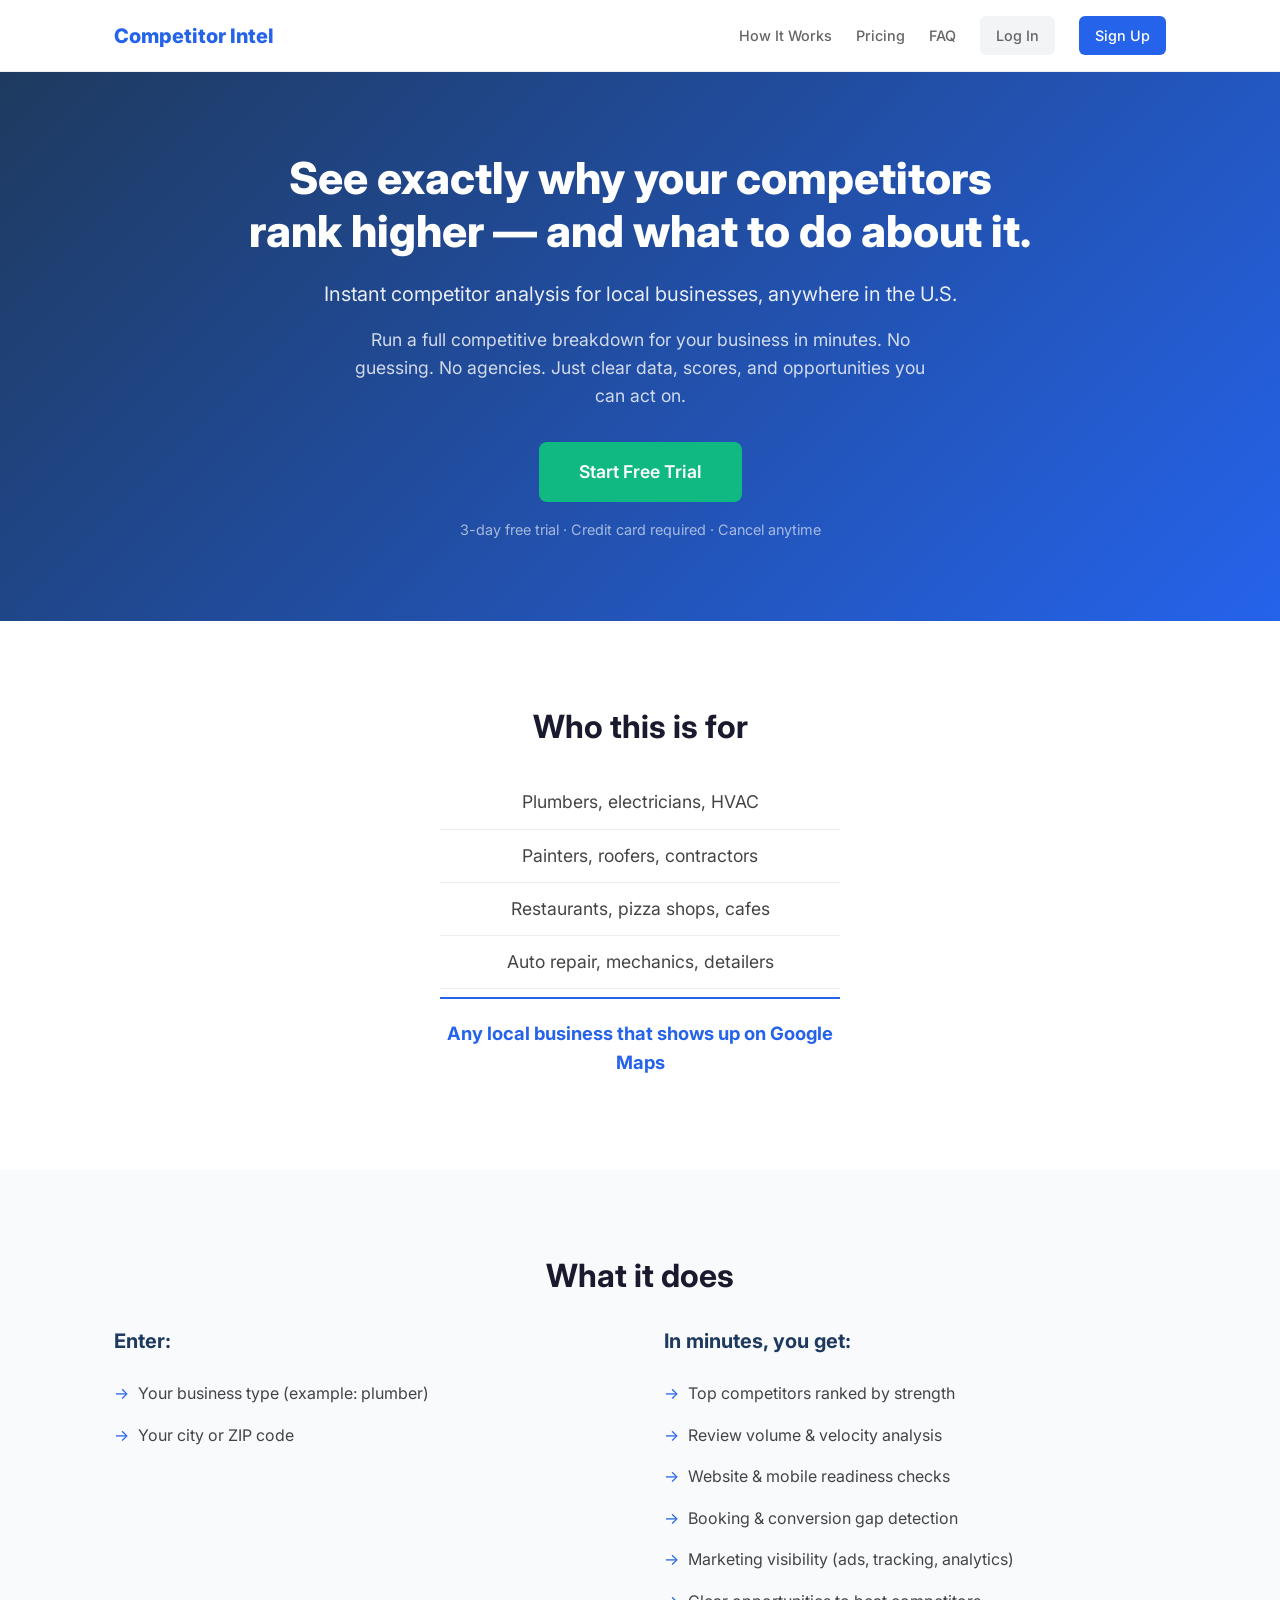
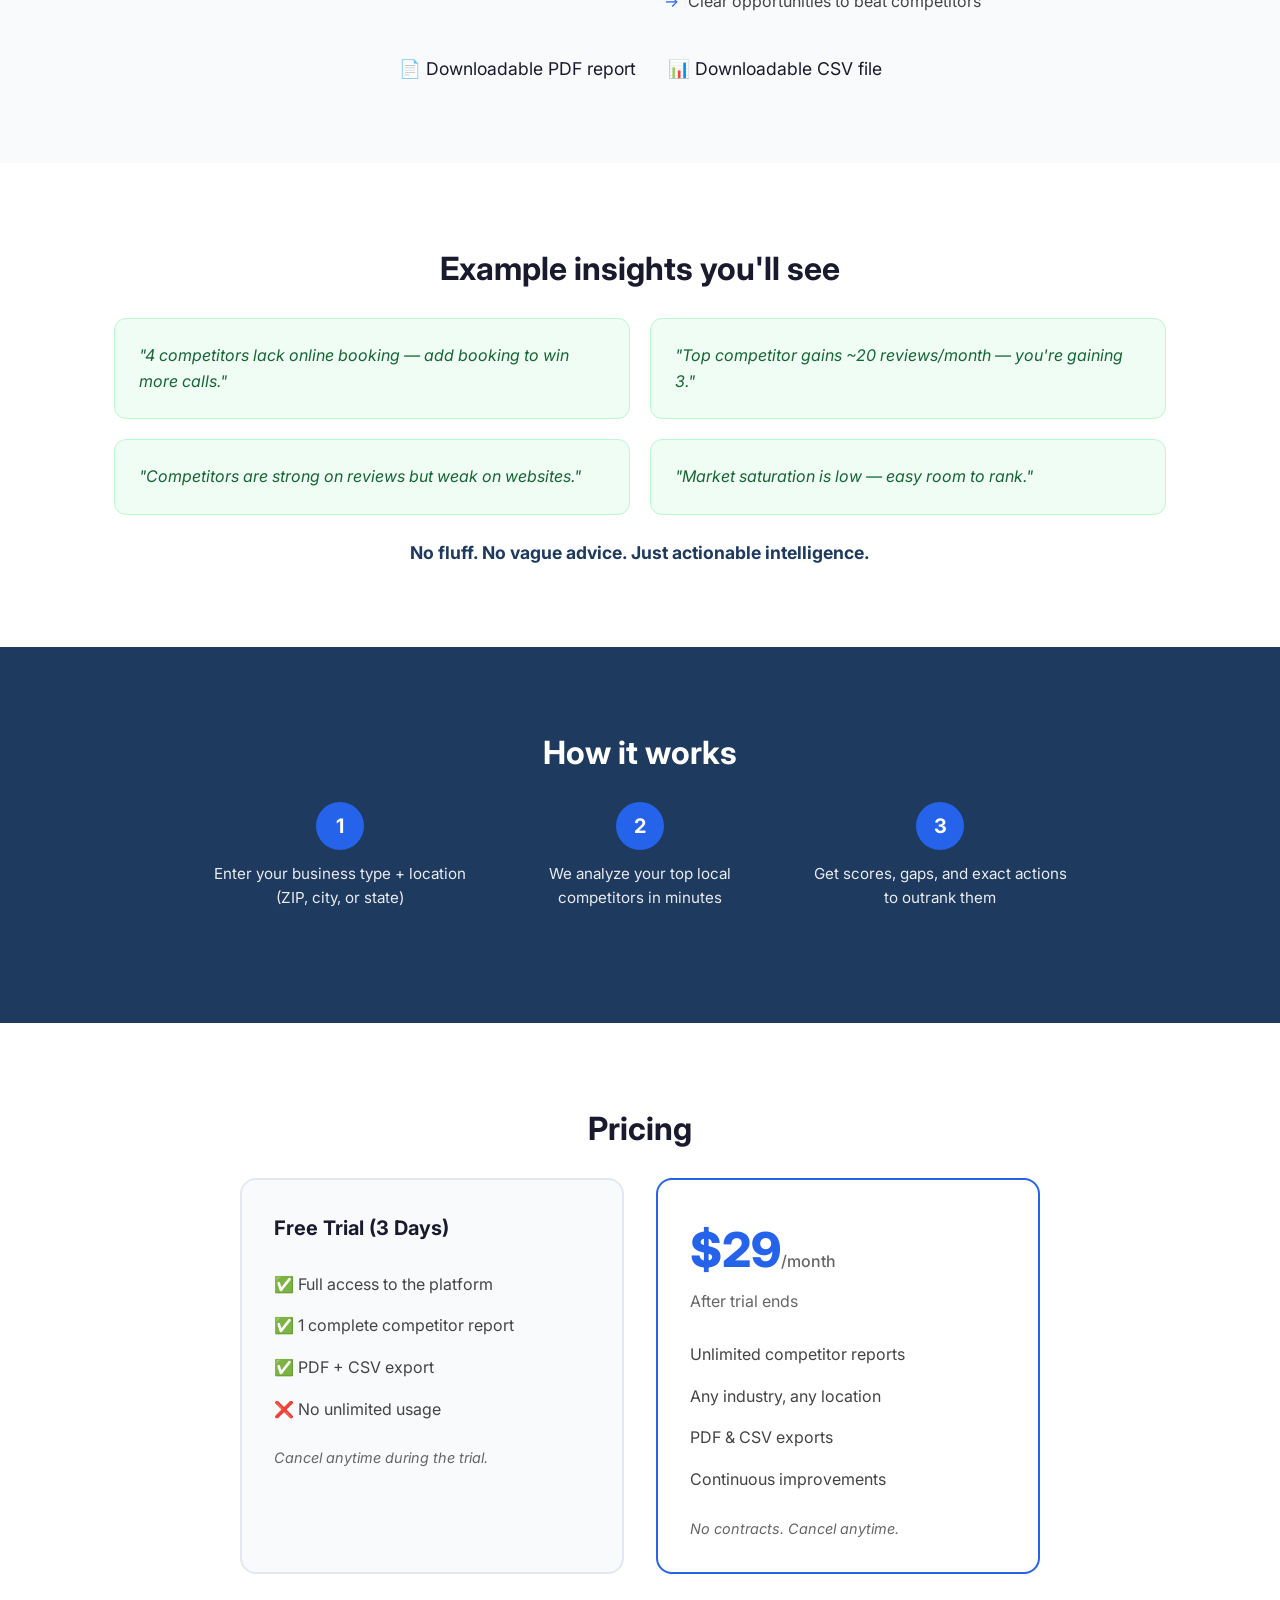
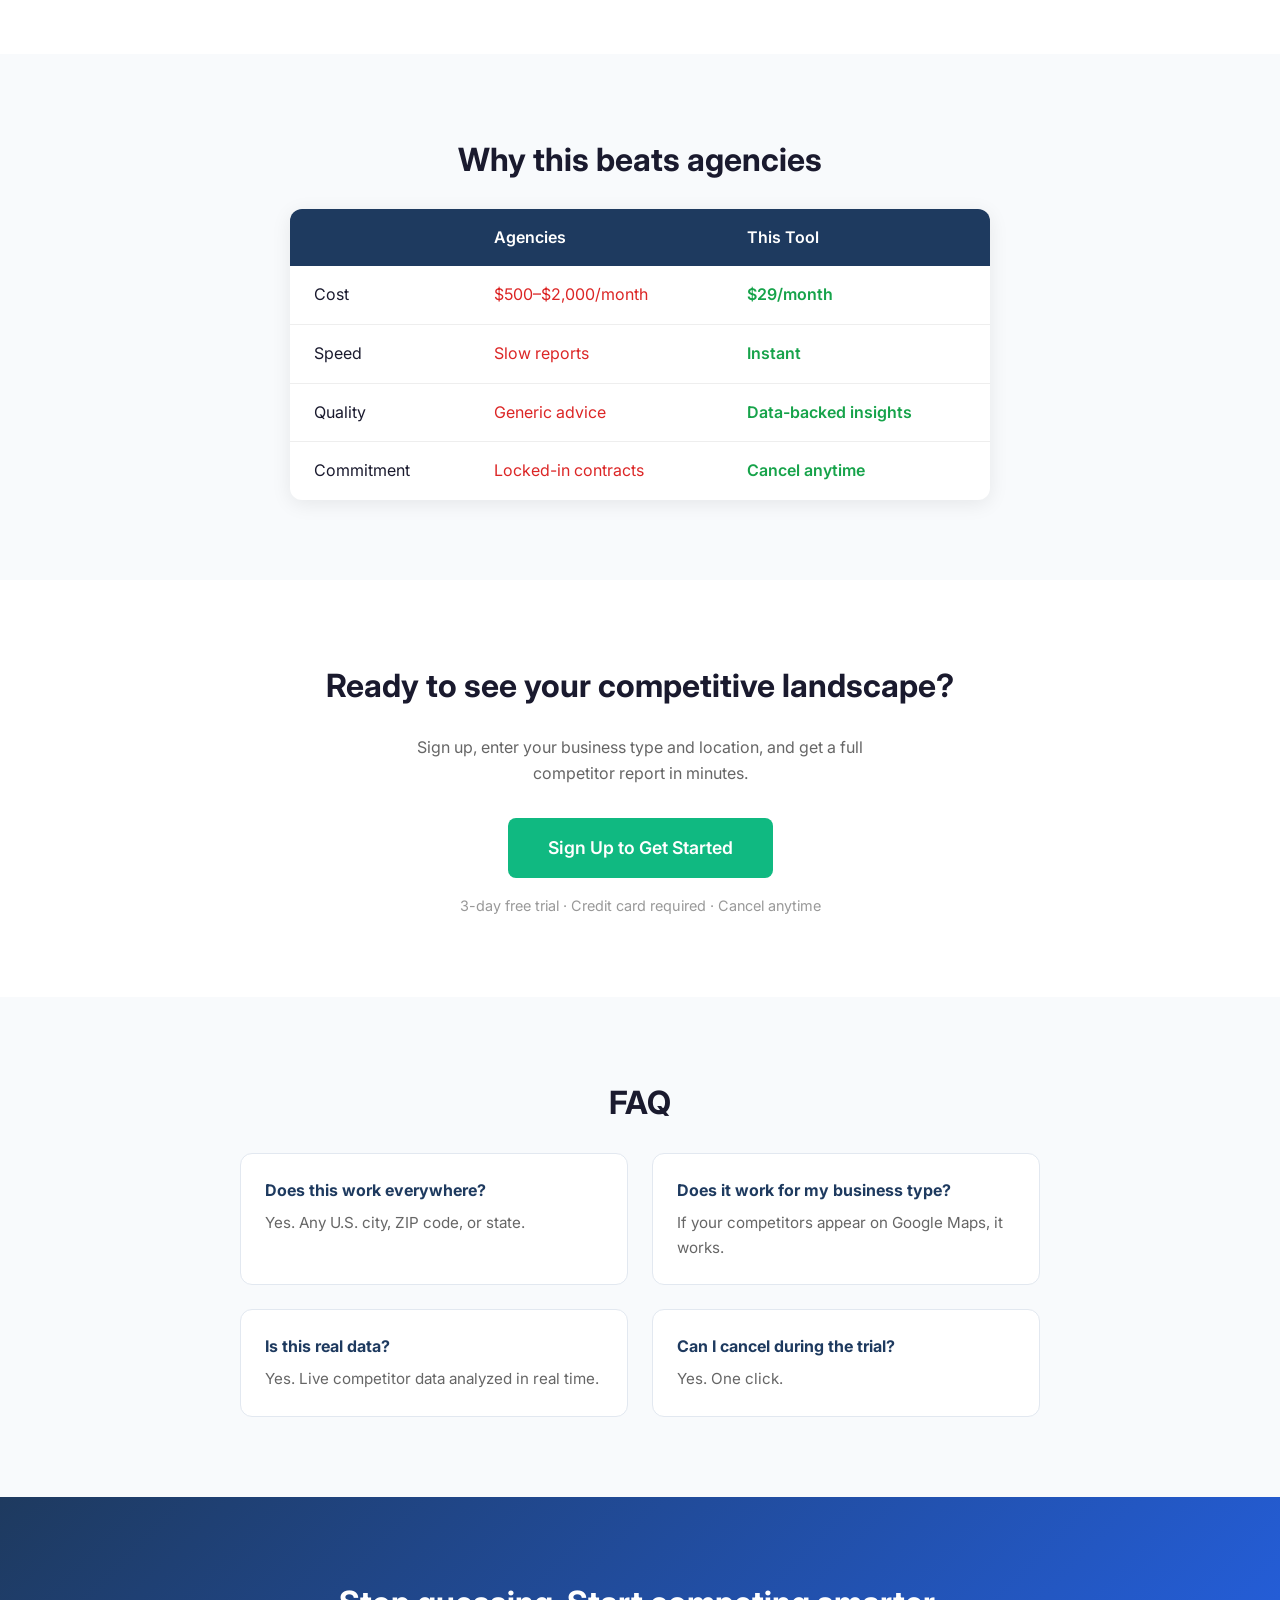
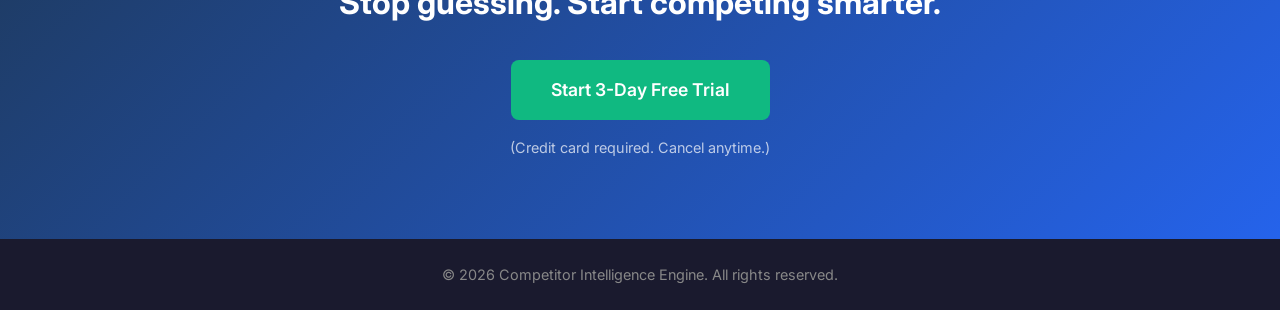
<file: static/index.html>
<!DOCTYPE html>
<html lang="en">
<head>
    <meta charset="UTF-8">
    <meta name="viewport" content="width=device-width, initial-scale=1.0">
    <title>Competitor Intelligence Engine</title>
    <link rel="stylesheet" href="/static/styles.css">
    <link rel="preconnect" href="https://fonts.googleapis.com">
    <link rel="preconnect" href="https://fonts.gstatic.com" crossorigin>
    <link href="https://fonts.googleapis.com/css2?family=Inter:wght@400;500;600;700;800&display=swap" rel="stylesheet">
</head>
<body>
    <header class="header">
        <div class="container">
            <div class="logo">Competitor Intel</div>
            <nav>
                <a href="#how-it-works">How It Works</a>
                <a href="#pricing">Pricing</a>
                <a href="#faq">FAQ</a>
                <a href="/login" class="nav-btn">Log In</a>
                <a href="/signup" class="nav-btn nav-btn-primary">Sign Up</a>
            </nav>
        </div>
    </header>

    <section class="hero">
        <div class="container">
            <h1>See exactly why your competitors rank higher — and what to do about it.</h1>
            <p class="hero-subtitle">Instant competitor analysis for local businesses, anywhere in the U.S.</p>
            <p class="hero-description">Run a full competitive breakdown for your business in minutes. No guessing. No agencies. Just clear data, scores, and opportunities you can act on.</p>
            <a href="/signup" class="cta-btn">Start Free Trial</a>
            <p class="trust-line">3-day free trial · Credit card required · Cancel anytime</p>
        </div>
    </section>

    <section class="who-section">
        <div class="container">
            <h2>Who this is for</h2>
            <ul class="who-list">
                <li>Plumbers, electricians, HVAC</li>
                <li>Painters, roofers, contractors</li>
                <li>Restaurants, pizza shops, cafes</li>
                <li>Auto repair, mechanics, detailers</li>
                <li class="killer-line">Any local business that shows up on Google Maps</li>
            </ul>
        </div>
    </section>

    <section class="what-section">
        <div class="container">
            <h2>What it does</h2>
            <div class="two-col">
                <div class="col">
                    <h3>Enter:</h3>
                    <ul>
                        <li>Your business type (example: plumber)</li>
                        <li>Your city or ZIP code</li>
                    </ul>
                </div>
                <div class="col">
                    <h3>In minutes, you get:</h3>
                    <ul>
                        <li>Top competitors ranked by strength</li>
                        <li>Review volume & velocity analysis</li>
                        <li>Website & mobile readiness checks</li>
                        <li>Booking & conversion gap detection</li>
                        <li>Marketing visibility (ads, tracking, analytics)</li>
                        <li>Clear opportunities to beat competitors</li>
                    </ul>
                </div>
            </div>
            <div class="exports">
                <span>📄 Downloadable PDF report</span>
                <span>📊 Downloadable CSV file</span>
            </div>
        </div>
    </section>

    <section class="insights-section">
        <div class="container">
            <h2>Example insights you'll see</h2>
            <div class="insights-grid">
                <div class="insight-card">
                    <p>"4 competitors lack online booking — add booking to win more calls."</p>
                </div>
                <div class="insight-card">
                    <p>"Top competitor gains ~20 reviews/month — you're gaining 3."</p>
                </div>
                <div class="insight-card">
                    <p>"Competitors are strong on reviews but weak on websites."</p>
                </div>
                <div class="insight-card">
                    <p>"Market saturation is low — easy room to rank."</p>
                </div>
            </div>
            <p class="no-fluff">No fluff. No vague advice. Just actionable intelligence.</p>
        </div>
    </section>

    <section id="how-it-works" class="how-section">
        <div class="container">
            <h2>How it works</h2>
            <div class="steps">
                <div class="step">
                    <div class="step-num">1</div>
                    <p>Enter your business type + location (ZIP, city, or state)</p>
                </div>
                <div class="step">
                    <div class="step-num">2</div>
                    <p>We analyze your top local competitors in minutes</p>
                </div>
                <div class="step">
                    <div class="step-num">3</div>
                    <p>Get scores, gaps, and exact actions to outrank them</p>
                </div>
            </div>
        </div>
    </section>

    <section id="pricing" class="pricing-section">
        <div class="container">
            <h2>Pricing</h2>
            <div class="pricing-cards">
                <div class="pricing-card trial">
                    <h3>Free Trial (3 Days)</h3>
                    <ul>
                        <li>✅ Full access to the platform</li>
                        <li>✅ 1 complete competitor report</li>
                        <li>✅ PDF + CSV export</li>
                        <li>❌ No unlimited usage</li>
                    </ul>
                    <p class="cancel-note">Cancel anytime during the trial.</p>
                </div>
                <div class="pricing-card paid">
                    <div class="price">$29<span>/month</span></div>
                    <p class="after-trial">After trial ends</p>
                    <ul>
                        <li>Unlimited competitor reports</li>
                        <li>Any industry, any location</li>
                        <li>PDF & CSV exports</li>
                        <li>Continuous improvements</li>
                    </ul>
                    <p class="no-contract">No contracts. Cancel anytime.</p>
                </div>
            </div>
        </div>
    </section>

    <section class="comparison-section">
        <div class="container">
            <h2>Why this beats agencies</h2>
            <table class="comparison-table">
                <thead>
                    <tr>
                        <th></th>
                        <th>Agencies</th>
                        <th>This Tool</th>
                    </tr>
                </thead>
                <tbody>
                    <tr>
                        <td>Cost</td>
                        <td class="bad">$500–$2,000/month</td>
                        <td class="good">$29/month</td>
                    </tr>
                    <tr>
                        <td>Speed</td>
                        <td class="bad">Slow reports</td>
                        <td class="good">Instant</td>
                    </tr>
                    <tr>
                        <td>Quality</td>
                        <td class="bad">Generic advice</td>
                        <td class="good">Data-backed insights</td>
                    </tr>
                    <tr>
                        <td>Commitment</td>
                        <td class="bad">Locked-in contracts</td>
                        <td class="good">Cancel anytime</td>
                    </tr>
                </tbody>
            </table>
        </div>
    </section>

    <section id="try-it" class="try-section">
        <div class="container" style="text-align: center;">
            <h2>Ready to see your competitive landscape?</h2>
            <p style="max-width: 500px; margin: 0 auto 32px; color: #666;">Sign up, enter your business type and location, and get a full competitor report in minutes.</p>
            <a href="/signup" class="cta-btn">Sign Up to Get Started</a>
            <p class="trust-line" style="color: #999; margin-top: 16px;">3-day free trial · Credit card required · Cancel anytime</p>
        </div>
    </section>

    <section id="faq" class="faq-section">
        <div class="container">
            <h2>FAQ</h2>
            <div class="faq-grid">
                <div class="faq-item">
                    <h3>Does this work everywhere?</h3>
                    <p>Yes. Any U.S. city, ZIP code, or state.</p>
                </div>
                <div class="faq-item">
                    <h3>Does it work for my business type?</h3>
                    <p>If your competitors appear on Google Maps, it works.</p>
                </div>
                <div class="faq-item">
                    <h3>Is this real data?</h3>
                    <p>Yes. Live competitor data analyzed in real time.</p>
                </div>
                <div class="faq-item">
                    <h3>Can I cancel during the trial?</h3>
                    <p>Yes. One click.</p>
                </div>
            </div>
        </div>
    </section>

    <section class="final-cta">
        <div class="container">
            <h2>Stop guessing. Start competing smarter.</h2>
            <a href="/signup" class="cta-btn">Start 3-Day Free Trial</a>
            <p class="credit-note">(Credit card required. Cancel anytime.)</p>
        </div>
    </section>

    <footer class="footer">
        <div class="container">
            <p>&copy; 2026 Competitor Intelligence Engine. All rights reserved.</p>
        </div>
    </footer>

</body>
</html>
</file>
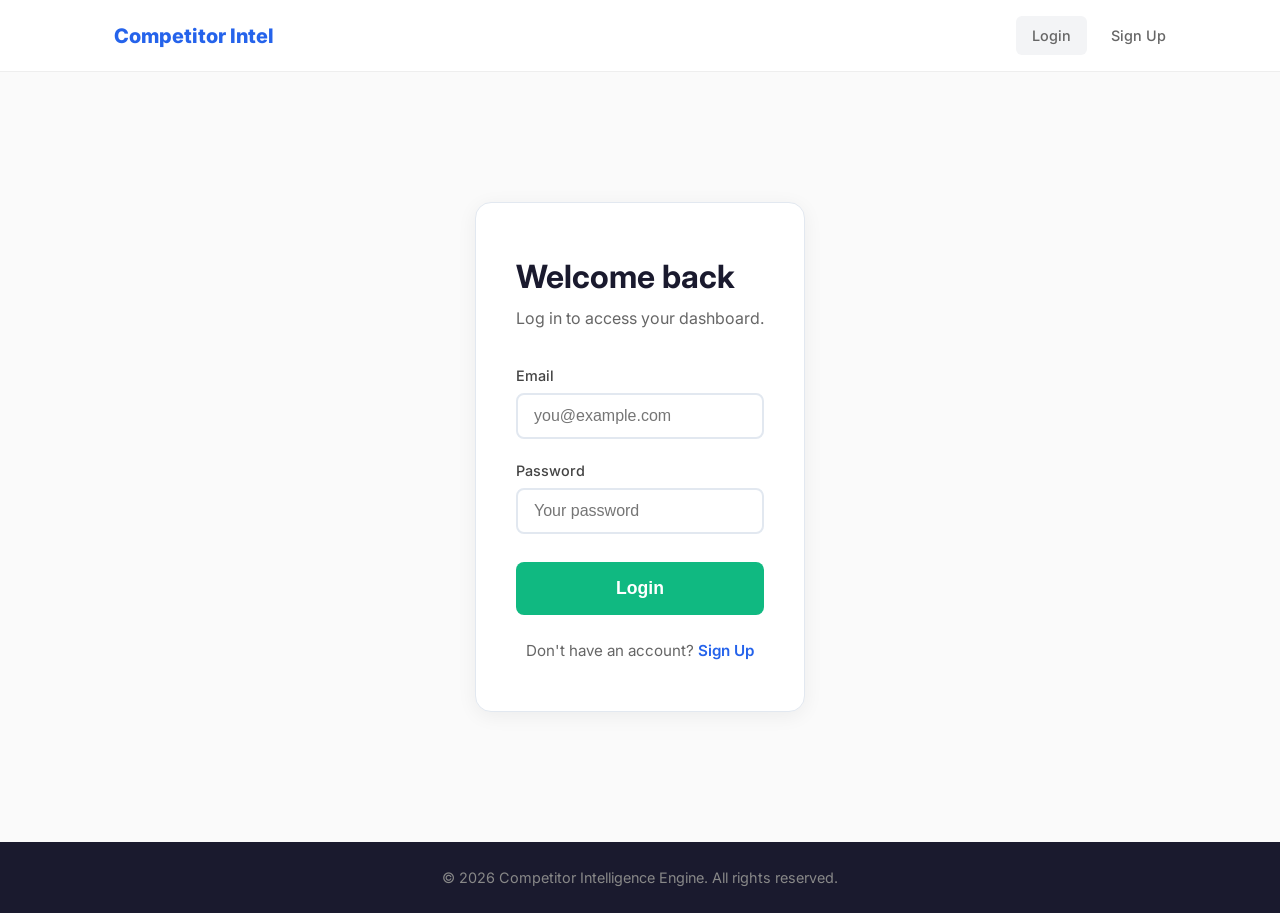
<file: static/login.html>
<!DOCTYPE html>
<html lang="en">
<head>
    <meta charset="UTF-8">
    <meta name="viewport" content="width=device-width, initial-scale=1.0">
    <title>Login — Competitor Intelligence Engine</title>
    <link rel="stylesheet" href="/static/styles.css">
    <link rel="preconnect" href="https://fonts.googleapis.com">
    <link rel="preconnect" href="https://fonts.gstatic.com" crossorigin>
    <link href="https://fonts.googleapis.com/css2?family=Inter:wght@400;500;600;700;800&display=swap" rel="stylesheet">
</head>
<body>
    <header class="header">
        <div class="container">
            <a href="/" class="logo">Competitor Intel</a>
            <nav>
                <a href="/login" class="nav-btn">Login</a>
                <a href="/signup">Sign Up</a>
            </nav>
        </div>
    </header>

    <section class="auth-section">
        <div class="container">
            <div class="auth-card">
                <h2>Welcome back</h2>
                <p class="auth-subtitle">Log in to access your dashboard.</p>
                <form id="login-form" class="auth-form">
                    <div class="form-group">
                        <label for="email">Email</label>
                        <input type="email" id="email" name="email" placeholder="you@example.com" required>
                    </div>
                    <div class="form-group">
                        <label for="password">Password</label>
                        <input type="password" id="password" name="password" placeholder="Your password" required>
                    </div>
                    <div id="error-message" class="auth-error" style="display: none;"></div>
                    <button type="submit" class="cta-btn">Login</button>
                </form>
                <p class="auth-switch">Don't have an account? <a href="/signup">Sign Up</a></p>
            </div>
        </div>
    </section>

    <footer class="footer">
        <div class="container">
            <p>&copy; 2026 Competitor Intelligence Engine. All rights reserved.</p>
        </div>
    </footer>

    <script>
    document.getElementById('login-form').addEventListener('submit', async function(e) {
        e.preventDefault();
        const errorEl = document.getElementById('error-message');
        errorEl.style.display = 'none';

        const email = document.getElementById('email').value;
        const password = document.getElementById('password').value;

        try {
            const response = await fetch('/login', {
                method: 'POST',
                headers: { 'Content-Type': 'application/json' },
                body: JSON.stringify({ email, password })
            });

            if (response.redirected) {
                window.location.href = response.url;
                return;
            }

            const data = await response.json();

            if (!response.ok) {
                errorEl.textContent = data.detail || 'Invalid email or password.';
                errorEl.style.display = 'block';
                return;
            }

            if (data.redirect) {
                window.location.href = data.redirect;
            }
        } catch (err) {
            errorEl.textContent = 'Something went wrong. Please try again.';
            errorEl.style.display = 'block';
        }
    });
    </script>
</body>
</html>
</file>
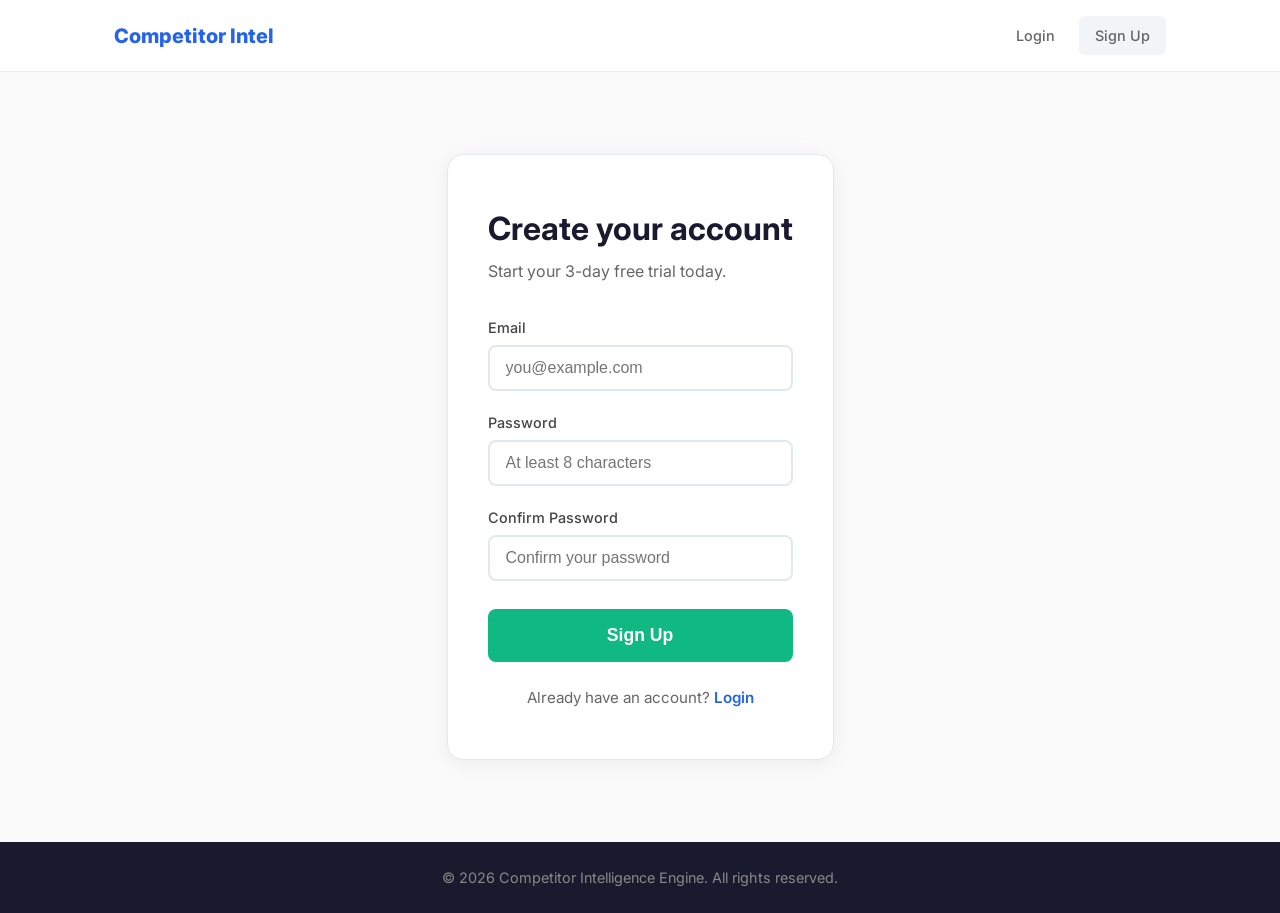
<file: static/signup.html>
<!DOCTYPE html>
<html lang="en">
<head>
    <meta charset="UTF-8">
    <meta name="viewport" content="width=device-width, initial-scale=1.0">
    <title>Sign Up — Competitor Intelligence Engine</title>
    <link rel="stylesheet" href="/static/styles.css">
    <link rel="preconnect" href="https://fonts.googleapis.com">
    <link rel="preconnect" href="https://fonts.gstatic.com" crossorigin>
    <link href="https://fonts.googleapis.com/css2?family=Inter:wght@400;500;600;700;800&display=swap" rel="stylesheet">
</head>
<body>
    <header class="header">
        <div class="container">
            <a href="/" class="logo">Competitor Intel</a>
            <nav>
                <a href="/login">Login</a>
                <a href="/signup" class="nav-btn">Sign Up</a>
            </nav>
        </div>
    </header>

    <section class="auth-section">
        <div class="container">
            <div class="auth-card">
                <h2>Create your account</h2>
                <p class="auth-subtitle">Start your 3-day free trial today.</p>
                <form id="signup-form" class="auth-form">
                    <div class="form-group">
                        <label for="email">Email</label>
                        <input type="email" id="email" name="email" placeholder="you@example.com" required>
                    </div>
                    <div class="form-group">
                        <label for="password">Password</label>
                        <input type="password" id="password" name="password" placeholder="At least 8 characters" minlength="8" required>
                    </div>
                    <div class="form-group">
                        <label for="password_confirm">Confirm Password</label>
                        <input type="password" id="password_confirm" name="password_confirm" placeholder="Confirm your password" minlength="8" required>
                    </div>
                    <div id="error-message" class="auth-error" style="display: none;"></div>
                    <button type="submit" class="cta-btn">Sign Up</button>
                </form>
                <p class="auth-switch">Already have an account? <a href="/login">Login</a></p>
            </div>
        </div>
    </section>

    <footer class="footer">
        <div class="container">
            <p>&copy; 2026 Competitor Intelligence Engine. All rights reserved.</p>
        </div>
    </footer>

    <script>
    document.getElementById('signup-form').addEventListener('submit', async function(e) {
        e.preventDefault();
        const errorEl = document.getElementById('error-message');
        errorEl.style.display = 'none';

        const email = document.getElementById('email').value;
        const password = document.getElementById('password').value;
        const passwordConfirm = document.getElementById('password_confirm').value;

        if (password !== passwordConfirm) {
            errorEl.textContent = 'Passwords do not match.';
            errorEl.style.display = 'block';
            return;
        }

        try {
            const response = await fetch('/signup', {
                method: 'POST',
                headers: { 'Content-Type': 'application/json' },
                body: JSON.stringify({ email, password })
            });

            if (response.redirected) {
                window.location.href = response.url;
                return;
            }

            const data = await response.json();

            if (!response.ok) {
                errorEl.textContent = data.detail || 'Signup failed. Please try again.';
                errorEl.style.display = 'block';
                return;
            }

            if (data.checkout_url) {
                window.location.href = data.checkout_url;
            }
        } catch (err) {
            errorEl.textContent = 'Something went wrong. Please try again.';
            errorEl.style.display = 'block';
        }
    });
    </script>
</body>
</html>
</file>
<file: static/styles.css>
* {
    margin: 0;
    padding: 0;
    box-sizing: border-box;
}

body {
    font-family: 'Inter', -apple-system, BlinkMacSystemFont, sans-serif;
    line-height: 1.6;
    color: #1a1a2e;
    background: #fafafa;
}

.container {
    max-width: 1100px;
    margin: 0 auto;
    padding: 0 24px;
}

.header {
    background: #fff;
    border-bottom: 1px solid #eee;
    position: sticky;
    top: 0;
    z-index: 100;
}

.header .container {
    display: flex;
    justify-content: space-between;
    align-items: center;
    padding: 16px 24px;
}

.logo {
    font-weight: 800;
    font-size: 1.25rem;
    color: #2563eb;
}

.header nav {
    display: flex;
    gap: 24px;
    align-items: center;
}

.header nav a {
    text-decoration: none;
    color: #666;
    font-weight: 500;
    font-size: 0.9rem;
    transition: color 0.2s;
}

.header nav a:hover {
    color: #2563eb;
}

.nav-btn {
    background: #f3f4f6;
    padding: 8px 16px;
    border-radius: 6px;
}

.nav-btn-primary {
    background: #2563eb;
    color: #fff !important;
}

.hero {
    background: linear-gradient(135deg, #1e3a5f 0%, #2563eb 100%);
    color: #fff;
    padding: 80px 0;
    text-align: center;
}

.hero h1 {
    font-size: 2.75rem;
    font-weight: 800;
    max-width: 800px;
    margin: 0 auto 20px;
    line-height: 1.2;
}

.hero-subtitle {
    font-size: 1.25rem;
    opacity: 0.9;
    margin-bottom: 16px;
}

.hero-description {
    font-size: 1.1rem;
    opacity: 0.8;
    max-width: 600px;
    margin: 0 auto 32px;
}

.cta-btn {
    display: inline-block;
    background: #10b981;
    color: #fff;
    padding: 16px 40px;
    border-radius: 8px;
    font-weight: 600;
    font-size: 1.1rem;
    text-decoration: none;
    border: none;
    cursor: pointer;
    transition: transform 0.2s, box-shadow 0.2s;
}

.cta-btn:hover {
    transform: translateY(-2px);
    box-shadow: 0 8px 20px rgba(16, 185, 129, 0.3);
}

.trust-line {
    margin-top: 16px;
    font-size: 0.9rem;
    color: rgba(255, 255, 255, 0.6);
}

.who-section, .what-section, .insights-section, .how-section, .pricing-section, .comparison-section, .try-section, .faq-section {
    padding: 80px 0;
}

.who-section {
    background: #fff;
}

h2 {
    font-size: 2rem;
    font-weight: 700;
    text-align: center;
    margin-bottom: 24px;
}

.who-list {
    list-style: none;
    max-width: 400px;
    margin: 0 auto;
}

.who-list li {
    padding: 12px 0;
    font-size: 1.1rem;
    color: #444;
    text-align: center;
    border-bottom: 1px solid #eee;
}

.who-list li:last-child {
    border-bottom: none;
}

.who-list .killer-line {
    font-weight: 700;
    color: #2563eb;
    font-size: 1.15rem;
    padding-top: 20px;
    margin-top: 8px;
    border-top: 2px solid #2563eb;
    border-bottom: none;
}

.what-section {
    background: #f8fafc;
}

.two-col {
    display: grid;
    grid-template-columns: 1fr 1fr;
    gap: 48px;
    margin-bottom: 32px;
}

.col h3 {
    font-size: 1.25rem;
    margin-bottom: 16px;
    color: #1e3a5f;
}

.col ul {
    list-style: none;
}

.col ul li {
    padding: 8px 0;
    padding-left: 24px;
    position: relative;
    color: #444;
}

.col ul li::before {
    content: "→";
    position: absolute;
    left: 0;
    color: #2563eb;
}

.exports {
    display: flex;
    justify-content: center;
    gap: 32px;
    font-size: 1.1rem;
}

.insights-section {
    background: #fff;
}

.insights-grid {
    display: grid;
    grid-template-columns: repeat(2, 1fr);
    gap: 20px;
    margin-bottom: 24px;
}

.insight-card {
    background: #f0fdf4;
    border: 1px solid #bbf7d0;
    border-radius: 12px;
    padding: 24px;
}

.insight-card p {
    font-style: italic;
    color: #166534;
    font-size: 1rem;
}

.no-fluff {
    text-align: center;
    font-weight: 700;
    font-size: 1.1rem;
    color: #1e3a5f;
}

.how-section {
    background: #1e3a5f;
    color: #fff;
}

.how-section h2 {
    color: #fff;
}

.steps {
    display: flex;
    justify-content: center;
    gap: 40px;
    margin-bottom: 32px;
    flex-wrap: wrap;
}

.step {
    text-align: center;
    max-width: 260px;
}

.step-num {
    width: 48px;
    height: 48px;
    background: #2563eb;
    border-radius: 50%;
    display: flex;
    align-items: center;
    justify-content: center;
    font-weight: 700;
    font-size: 1.25rem;
    margin: 0 auto 12px;
}

.step p {
    font-size: 0.95rem;
    opacity: 0.9;
}

.time-note {
    text-align: center;
    font-size: 1rem;
    opacity: 0.8;
}

.pricing-section {
    background: #fff;
}

.pricing-cards {
    display: grid;
    grid-template-columns: repeat(2, 1fr);
    gap: 32px;
    max-width: 800px;
    margin: 0 auto;
}

.pricing-card {
    background: #f8fafc;
    border: 2px solid #e2e8f0;
    border-radius: 16px;
    padding: 32px;
}

.pricing-card.paid {
    border-color: #2563eb;
    background: #fff;
}

.pricing-card h3 {
    font-size: 1.25rem;
    margin-bottom: 20px;
}

.pricing-card ul {
    list-style: none;
    margin-bottom: 16px;
}

.pricing-card ul li {
    padding: 8px 0;
    color: #444;
}

.price {
    font-size: 3rem;
    font-weight: 800;
    color: #2563eb;
}

.price span {
    font-size: 1rem;
    font-weight: 500;
    color: #666;
}

.after-trial {
    color: #666;
    margin-bottom: 20px;
}

.cancel-note, .no-contract {
    font-size: 0.9rem;
    color: #666;
    font-style: italic;
}

.comparison-section {
    background: #f8fafc;
}

.comparison-table {
    width: 100%;
    max-width: 700px;
    margin: 0 auto;
    border-collapse: collapse;
    background: #fff;
    border-radius: 12px;
    overflow: hidden;
    box-shadow: 0 4px 20px rgba(0,0,0,0.08);
}

.comparison-table th, .comparison-table td {
    padding: 16px 24px;
    text-align: left;
}

.comparison-table th {
    background: #1e3a5f;
    color: #fff;
    font-weight: 600;
}

.comparison-table tr:not(:last-child) td {
    border-bottom: 1px solid #eee;
}

.comparison-table .bad {
    color: #dc2626;
}

.comparison-table .good {
    color: #16a34a;
    font-weight: 600;
}

.try-section {
    background: #fff;
}

.analysis-form {
    max-width: 600px;
    margin: 32px auto 0;
}

.form-row {
    display: grid;
    grid-template-columns: 1fr 1fr;
    gap: 16px;
    margin-bottom: 16px;
}

.form-group {
    display: flex;
    flex-direction: column;
}

.form-group label {
    font-weight: 500;
    margin-bottom: 6px;
    font-size: 0.9rem;
    color: #444;
}

.form-group input {
    padding: 12px 16px;
    border: 2px solid #e2e8f0;
    border-radius: 8px;
    font-size: 1rem;
    transition: border-color 0.2s;
}

.form-group input:focus {
    outline: none;
    border-color: #2563eb;
}

.analysis-form .cta-btn {
    width: 100%;
    margin-top: 8px;
}

.result-container {
    margin-top: 32px;
    padding: 32px;
    background: #f8fafc;
    border-radius: 12px;
}

.loading {
    text-align: center;
}

.spinner {
    width: 48px;
    height: 48px;
    border: 4px solid #e2e8f0;
    border-top-color: #2563eb;
    border-radius: 50%;
    animation: spin 1s linear infinite;
    margin: 0 auto 16px;
}

@keyframes spin {
    to { transform: rotate(360deg); }
}

.result-content h3 {
    font-size: 1.5rem;
    margin-bottom: 16px;
    color: #1e3a5f;
}

.result-summary {
    display: grid;
    grid-template-columns: repeat(4, 1fr);
    gap: 16px;
    margin-bottom: 24px;
}

.stat-card {
    background: #fff;
    padding: 16px;
    border-radius: 8px;
    text-align: center;
    border: 1px solid #e2e8f0;
}

.stat-value {
    font-size: 1.5rem;
    font-weight: 700;
    color: #2563eb;
}

.stat-label {
    font-size: 0.8rem;
    color: #666;
}

.competitors-table {
    width: 100%;
    border-collapse: collapse;
    background: #fff;
    border-radius: 8px;
    overflow: hidden;
    margin-bottom: 24px;
}

.competitors-table th, .competitors-table td {
    padding: 12px 16px;
    text-align: left;
    border-bottom: 1px solid #eee;
}

.competitors-table th {
    background: #f1f5f9;
    font-weight: 600;
    font-size: 0.85rem;
    color: #475569;
}

.download-btns {
    display: flex;
    gap: 16px;
    justify-content: center;
}

.download-btn {
    display: inline-flex;
    align-items: center;
    gap: 8px;
    padding: 12px 24px;
    background: #2563eb;
    color: #fff;
    text-decoration: none;
    border-radius: 8px;
    font-weight: 500;
    transition: background 0.2s;
}

.download-btn:hover {
    background: #1d4ed8;
}

.download-btn.secondary {
    background: #475569;
}

.download-btn.secondary:hover {
    background: #334155;
}

.faq-section {
    background: #f8fafc;
}

.faq-grid {
    display: grid;
    grid-template-columns: repeat(2, 1fr);
    gap: 24px;
    max-width: 800px;
    margin: 0 auto;
}

.faq-item {
    background: #fff;
    padding: 24px;
    border-radius: 12px;
    border: 1px solid #e2e8f0;
}

.faq-item h3 {
    font-size: 1rem;
    margin-bottom: 8px;
    color: #1e3a5f;
}

.faq-item p {
    color: #666;
    font-size: 0.95rem;
}

.final-cta {
    background: linear-gradient(135deg, #1e3a5f 0%, #2563eb 100%);
    color: #fff;
    padding: 80px 0;
    text-align: center;
}

.final-cta h2 {
    color: #fff;
    margin-bottom: 32px;
}

.credit-note {
    margin-top: 16px;
    opacity: 0.7;
    font-size: 0.9rem;
}

.footer {
    background: #1a1a2e;
    color: #888;
    padding: 24px 0;
    text-align: center;
    font-size: 0.9rem;
}

.auth-section {
    padding: 80px 0;
    min-height: calc(100vh - 130px);
    display: flex;
    align-items: center;
}

.auth-card {
    max-width: 440px;
    margin: 0 auto;
    background: #fff;
    border: 1px solid #e2e8f0;
    border-radius: 16px;
    padding: 48px 40px;
    box-shadow: 0 4px 20px rgba(0, 0, 0, 0.06);
}

.auth-card h2 {
    text-align: left;
    margin-bottom: 4px;
}

.auth-subtitle {
    color: #666;
    margin-bottom: 32px;
    font-size: 1rem;
}

.auth-form .form-group {
    margin-bottom: 20px;
}

.auth-form .cta-btn {
    width: 100%;
    margin-top: 8px;
}

.auth-error {
    background: #fef2f2;
    border: 1px solid #fecaca;
    color: #dc2626;
    padding: 12px 16px;
    border-radius: 8px;
    font-size: 0.9rem;
    margin-bottom: 8px;
}

.auth-switch {
    text-align: center;
    margin-top: 24px;
    color: #666;
    font-size: 0.95rem;
}

.auth-switch a {
    color: #2563eb;
    text-decoration: none;
    font-weight: 600;
}

.auth-switch a:hover {
    text-decoration: underline;
}

.logo {
    text-decoration: none;
}

.nav-user {
    color: #666;
    font-size: 0.9rem;
    font-weight: 500;
}

.logout-btn {
    background: none;
    border: 1px solid #e2e8f0;
    color: #666;
    padding: 8px 16px;
    border-radius: 6px;
    cursor: pointer;
    font-size: 0.9rem;
    font-weight: 500;
    font-family: inherit;
    transition: background 0.2s, color 0.2s;
}

.logout-btn:hover {
    background: #f3f4f6;
    color: #1a1a2e;
}

.dashboard-section {
    padding: 48px 0 80px;
    min-height: calc(100vh - 130px);
}

.dashboard-section h2 {
    text-align: left;
    margin-bottom: 24px;
}

.inactive-banner {
    text-align: center;
    padding: 60px 40px;
    background: #fffbeb;
    border: 2px solid #fde68a;
    border-radius: 16px;
    margin-bottom: 32px;
}

.inactive-icon {
    font-size: 3rem;
    margin-bottom: 16px;
}

.inactive-banner h3 {
    font-size: 1.5rem;
    color: #92400e;
    margin-bottom: 8px;
}

.inactive-banner p {
    color: #a16207;
    margin-bottom: 24px;
    font-size: 1.05rem;
}

.job-history-section {
    margin-top: 60px;
}

.job-history-section h2 {
    margin-bottom: 20px;
}

.empty-state {
    text-align: center;
    color: #999;
    padding: 32px;
    font-size: 1rem;
}

.status-badge {
    display: inline-block;
    padding: 4px 12px;
    border-radius: 20px;
    font-size: 0.8rem;
    font-weight: 600;
    text-transform: capitalize;
}

.status-completed {
    background: #dcfce7;
    color: #166534;
}

.status-running {
    background: #dbeafe;
    color: #1e40af;
}

.status-failed {
    background: #fef2f2;
    color: #dc2626;
}

.status-pending {
    background: #f3f4f6;
    color: #6b7280;
}

.action-link {
    color: #2563eb;
    text-decoration: none;
    font-weight: 500;
    font-size: 0.9rem;
    margin-right: 12px;
}

.action-link:hover {
    text-decoration: underline;
}

@media (max-width: 768px) {
    .hero h1 {
        font-size: 2rem;
    }
    
    .two-col, .form-row, .pricing-cards, .insights-grid, .faq-grid {
        grid-template-columns: 1fr;
    }
    
    .steps {
        flex-direction: column;
        align-items: center;
    }
    
    .result-summary {
        grid-template-columns: repeat(2, 1fr);
    }
    
    .header nav {
        display: none;
    }
    
    .download-btns {
        flex-direction: column;
    }
    
    .auth-card {
        padding: 32px 24px;
    }
    
    .auth-section {
        padding: 40px 0;
    }
}
</file>
